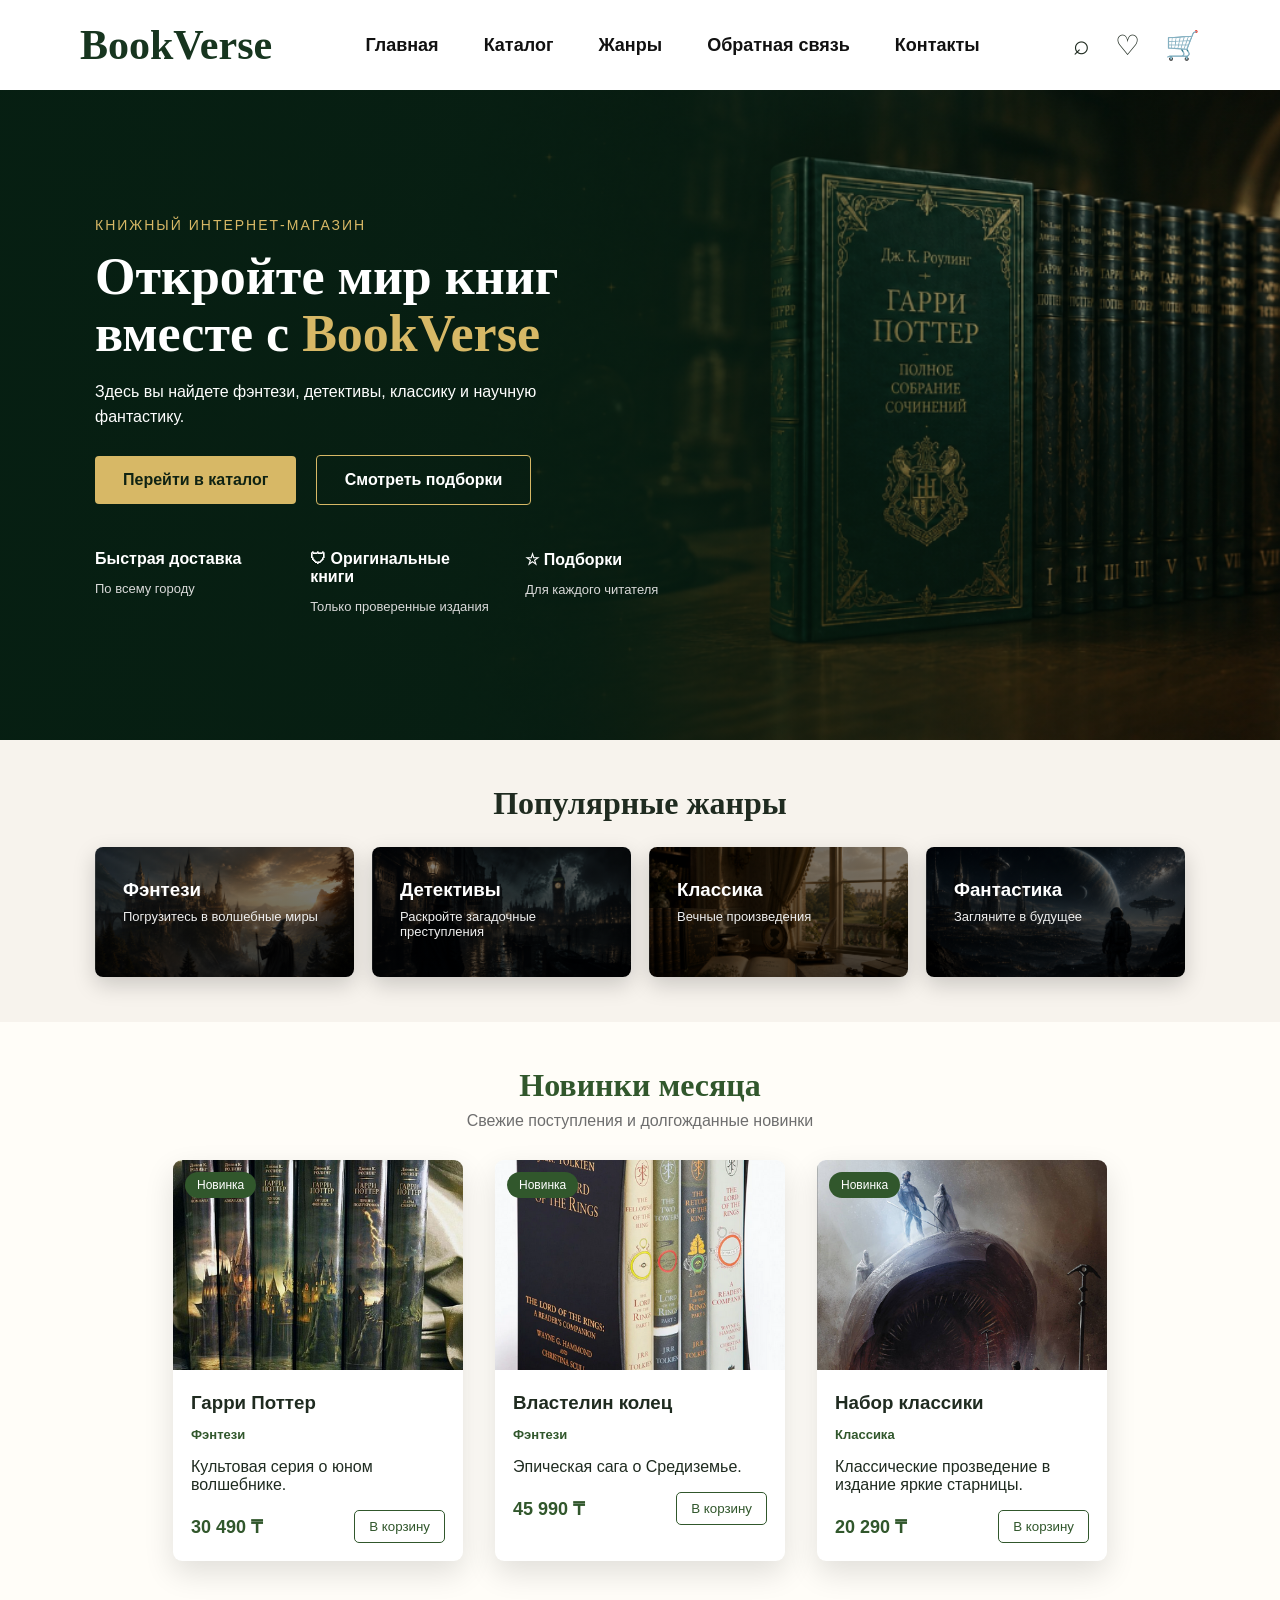
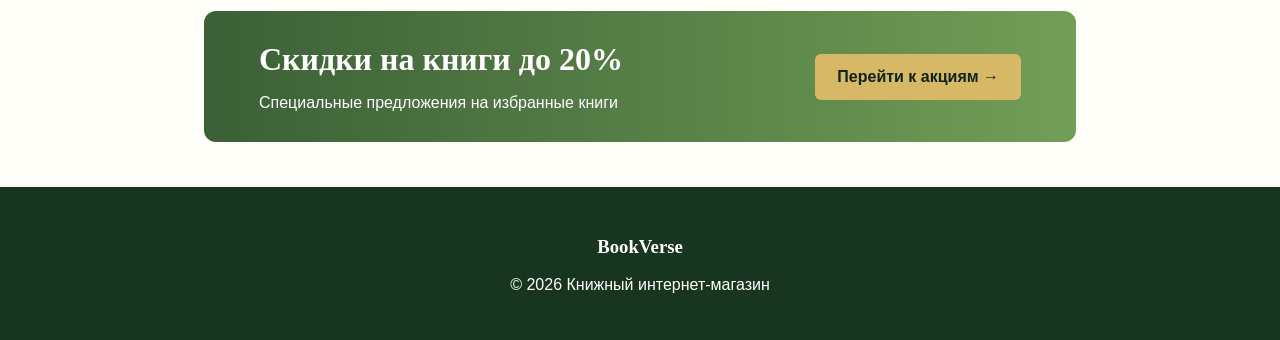
<file: index.html>
<!DOCTYPE html>
<html>

<head>
    <meta charset="UTF-8">
    <title>BookVerse</title>
    <link rel="stylesheet" href="css/style.css">
</head>

<body>

<header class="header">
    <div class="logo">BookVerse</div>

    <nav class="menu">
        <a href="index.html">Главная</a>
        <a href="catalog.html">Каталог</a>
        <a href="filter.html">Жанры</a>
        <a href="feedback.html">Обратная связь</a>
        <a href="contacts.html">Контакты</a>
    </nav>

    <div class="icons">
        <span>⌕</span>
        <span>♡</span>
        <span>🛒</span>
    </div>
</header>

<section class="hero">
    <div class="hero-content">
        <p class="hero-subtitle">Книжный интернет-магазин</p>

        <h1>
            Откройте мир книг<br>
            вместе с <span>BookVerse</span>
        </h1>

        <p class="hero-description">
            Здесь вы найдете фэнтези, детективы, классику и научную фантастику.
        </p>

        <div class="hero-buttons">
            <a href="catalog.html" class="btn gold">Перейти в каталог</a>
            <a href="module8/slider3.html" class="btn outline">Смотреть подборки</a>
        </div>

        <div class="features">
            <div>
                <b> Быстрая доставка</b>
                <p>По всему городу</p>
            </div>

            <div>
                <b>🛡 Оригинальные книги</b>
                <p>Только проверенные издания</p>
            </div>

            <div>
                <b>☆ Подборки</b>
                <p>Для каждого читателя</p>
            </div>
        </div>
    </div>


</section>

<section class="section">
    <h2>Популярные жанры</h2>

    <div class="genre-cards">
        <div class="genre-card fantasy">
            <h3>Фэнтези</h3>
            <p>Погрузитесь в волшебные миры</p>
        </div>

        <div class="genre-card detective">
            <h3>Детективы</h3>
            <p>Раскройте загадочные преступления</p>
        </div>

        <div class="genre-card classic">
            <h3>Классика</h3>
            <p>Вечные произведения</p>
        </div>

        <div class="genre-card sci-fi">
            <h3>Фантастика</h3>
            <p>Загляните в будущее</p>
        </div>
    </div>
</section>

<section class="section light">
    <div class="section-title">
        
        <h2>Новинки месяца</h2>
        <p>Свежие поступления и долгожданные новинки</p>
    </div>

    <div class="book-grid">
        <div class="book-card">
            <div class="label">Новинка</div>
            <img src="images/book1.jpg" alt="Гарри Поттер">
            <div class="book-info">
                <h3>Гарри Поттер</h3>
                <p class="category">Фэнтези</p>
                <p>Культовая серия о юном волшебнике.</p>
                <div class="price-row">
                    <b>30 490 ₸</b>
                    <button>В корзину</button>
                </div>
            </div>
        </div>

        <div class="book-card">
            <div class="label">Новинка</div>
            <img src="images/book2.jpg" alt="Властелин колец">
            <div class="book-info">
                <h3>Властелин колец</h3>
                <p class="category">Фэнтези</p>
                <p>Эпическая сага о Средиземье.</p>
                <div class="price-row">
                    <b>45 990 ₸</b>
                    <button>В корзину</button>
                </div>
            </div>
        </div>

        <div class="book-card">
            <div class="label">Новинка</div>
            <img src="images/book3.jpg" alt="Дюна">
            <div class="book-info">
                <h3>Набор классики</h3>
                <p class="category">Классика</p>
                <p>Классические прозведение в издание яркие старницы.</p>
                <div class="price-row">
                    <b>20 290 ₸</b>
                    <button>В корзину</button>
                </div>
            </div>
        </div>
    </div>

    <div class="sale">
        <div>
            <h2>Скидки на книги до 20%</h2>
            <p>Специальные предложения на избранные книги</p>
        </div>

        <a href="catalog.html">Перейти к акциям →</a>
    </div>
</section>



<footer class="footer">
    <h3>BookVerse</h3>
    <p>© 2026 Книжный интернет-магазин</p>
</footer>

</body>

</html>
</file>
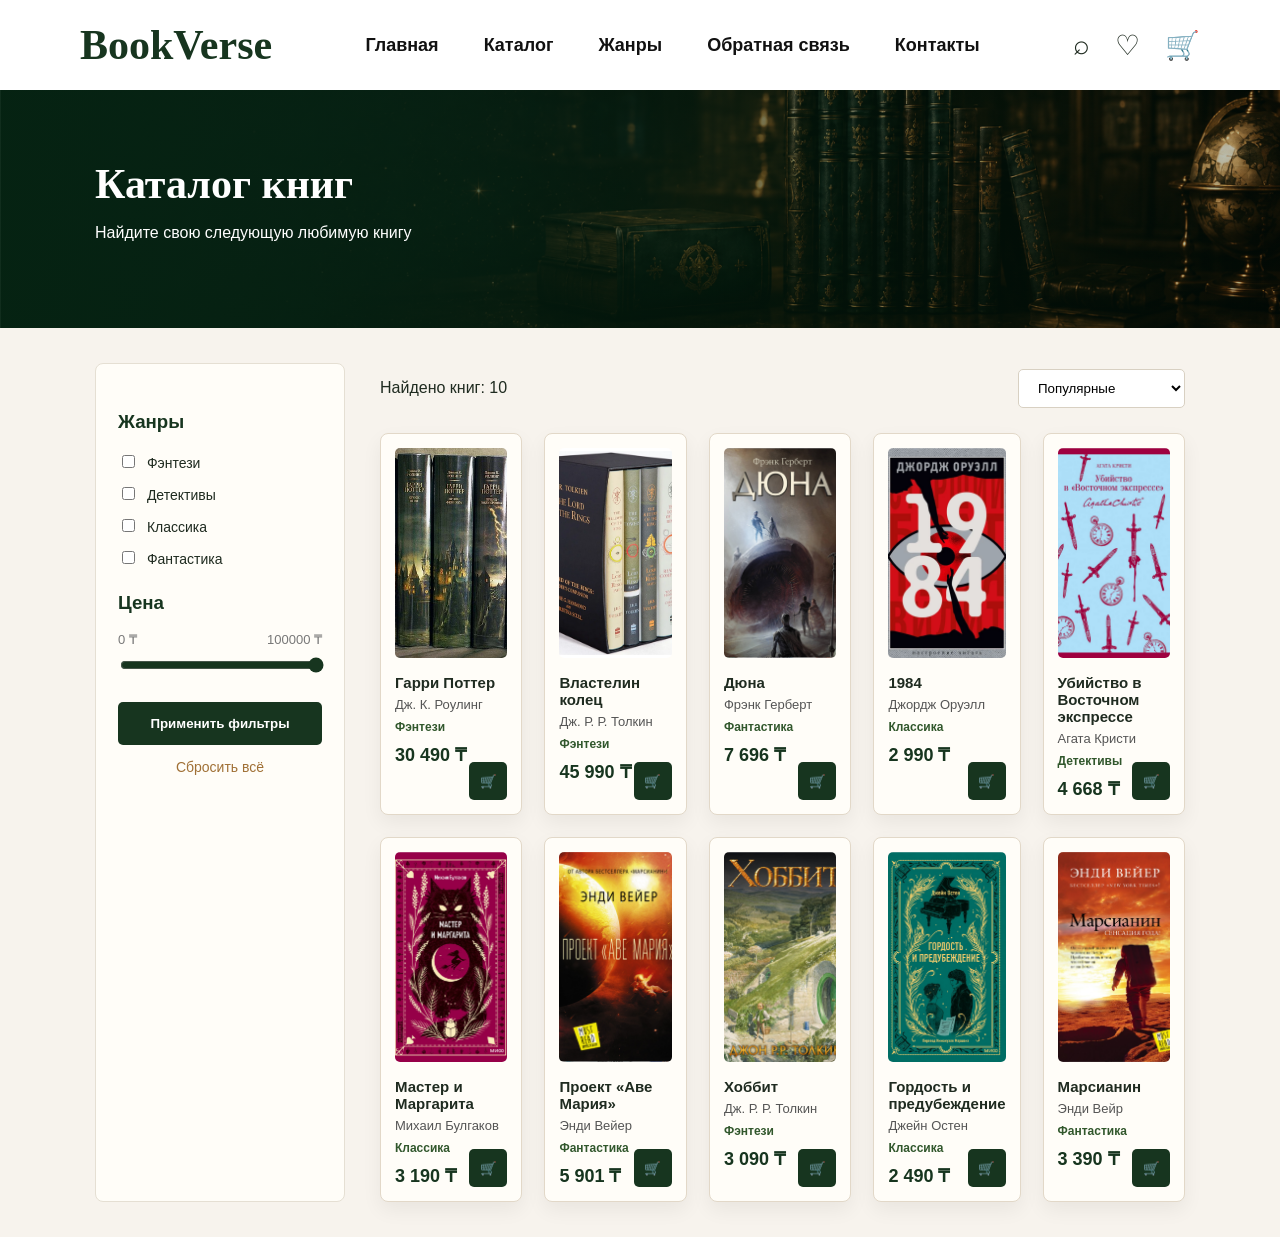
<file: catalog.html>
<!DOCTYPE html>
<html>

<head>
    <meta charset="UTF-8">
    <title>Каталог книг</title>
    <link rel="stylesheet" href="css/style.css">
</head>

<body>

<header class="header">
    <div class="logo">BookVerse</div>
    <nav class="menu">
        <a href="index.html">Главная</a>
        <a href="catalog.html">Каталог</a>
        <a href="filter.html">Жанры</a>
        <a href="feedback.html">Обратная связь</a>
        <a href="contacts.html">Контакты</a>
    </nav>

    <div class="icons">
        <span>⌕</span>
        <span>♡</span>
        <span>🛒</span>
    </div>
</header>

<section class="catalog-hero">
    <h1>Каталог книг</h1>
    <p>Найдите свою следующую любимую книгу</p>
</section>

<main class="catalog-page">

    <aside class="filters">
        <h3>Жанры</h3>
    
        <label>
            <input type="checkbox" class="genre-filter" value="fantasy">
            Фэнтези
        </label>
    
        <label>
            <input type="checkbox" class="genre-filter" value="detective">
            Детективы
        </label>
    
        <label>
            <input type="checkbox" class="genre-filter" value="classic">
            Классика
        </label>
    
        <label>
            <input type="checkbox" class="genre-filter" value="scifi">
            Фантастика
        </label>
    
        <h3>Цена</h3>
    
        <div class="price-values">
            <span>0 ₸</span>
            <span id="priceValue">100000 ₸</span>
        </div>
    
        <input type="range" id="priceFilter" min="0" max="100000" value="100000">
    
        <button class="filter-btn" id="applyFilters">Применить фильтры</button>
    
        <p class="reset" id="resetFilters">Сбросить всё</p>
    </aside>

    <section class="catalog-content">

        <div class="catalog-top">
            <p>Найдено книг: 10</p>

            <select>
                <option>Популярные</option>
                <option>Сначала дешевые</option>
                <option>Сначала дорогие</option>
            </select>
        </div>

        <div class="catalog-grid">

            <div class="catalog-card" data-genre="fantasy" data-price="30490">
                <img src="images/book1.jpg" alt="Гарри Поттер">
                <h3>Гарри Поттер</h3>
                <p>Дж. К. Роулинг</p>
                <span>Фэнтези</span>
                <b>30 490 ₸</b>
                <button>🛒</button>
            </div>

            <div class="catalog-card" data-genre="fantasy" data-price="45990">
                <img src="images/book2.jpg" alt="Властелин колец">
                <h3>Властелин колец</h3>
                <p>Дж. Р. Р. Толкин</p>
                <span>Фэнтези</span>
                <b>45 990 ₸</b>
                <button>🛒</button>
            </div>

            <div class="catalog-card" data-genre="scifi" data-price="7696">
                <img src="images/book3.jpg" alt="Дюна">
                <h3>Дюна</h3>
                <p>Фрэнк Герберт</p>
                <span>Фантастика</span>
                <b>7 696 ₸</b>
                <button>🛒</button>
            </div>

            <div class="catalog-card" data-genre="classic" data-price="2990">
                <img src="images/book4.jpg" alt="1984">
                <h3>1984</h3>
                <p>Джордж Оруэлл</p>
                <span>Классика</span>
                <b>2 990 ₸</b>
                <button>🛒</button>
            </div>

            <div class="catalog-card" data-genre="detective" data-price="4668">
                <img src="images/book5.jpg" alt="Убийство в Восточном экспрессе">
                <h3>Убийство в Восточном экспрессе</h3>
                <p>Агата Кристи</p>
                <span>Детективы</span>
                <b>4 668 ₸</b>
                <button>🛒</button>
            </div>

            <div class="catalog-card" data-genre="classic" data-price="3190">
                <img src="images/margarita.jpg" alt="Мастер и Маргарита">
                <h3>Мастер и Маргарита</h3>
                <p>Михаил Булгаков</p>
                <span>Классика</span>
                <b>3 190 ₸</b>
                <button>🛒</button>
            </div>

            <div class="catalog-card" data-genre="scifi" data-price="5901">
                <img src="images/maria.jpg" alt="Проект «Аве Мария»">
                <h3>Проект «Аве Мария»</h3>
                <p>Энди Вейер</p>
                <span>Фантастика</span>
                <b>5 901 ₸</b>
                <button>🛒</button>
            </div>

            <div class="catalog-card" data-genre="fantasy" data-price="3090">
                <img src="images/book6.jpg" alt="Хоббит">
                <h3>Хоббит</h3>
                <p>Дж. Р. Р. Толкин</p>
                <span>Фэнтези</span>
                <b>3 090 ₸</b>
                <button>🛒</button>
            </div>

            <div class="catalog-card" data-genre="classic" data-price="2490">
                <img src="images/book7.jpg" alt="Гордость и предубеждение">
                <h3>Гордость и предубеждение</h3>
                <p>Джейн Остен</p>
                <span>Классика</span>
                <b>2 490 ₸</b>
                <button>🛒</button>
            </div>

            <div class="catalog-card" data-genre="scifi" data-price="3390">
                <img src="images/book8.jpg" alt="Марсианин">
                <h3>Марсианин</h3>
                <p>Энди Вейр</p>
                <span>Фантастика</span>
                <b>3 390 ₸</b>
                <button>🛒</button>
            </div>

        </div>

    </section>

</main>
<script src="js/catalog.js"></script>
</body>


</html>
</file>
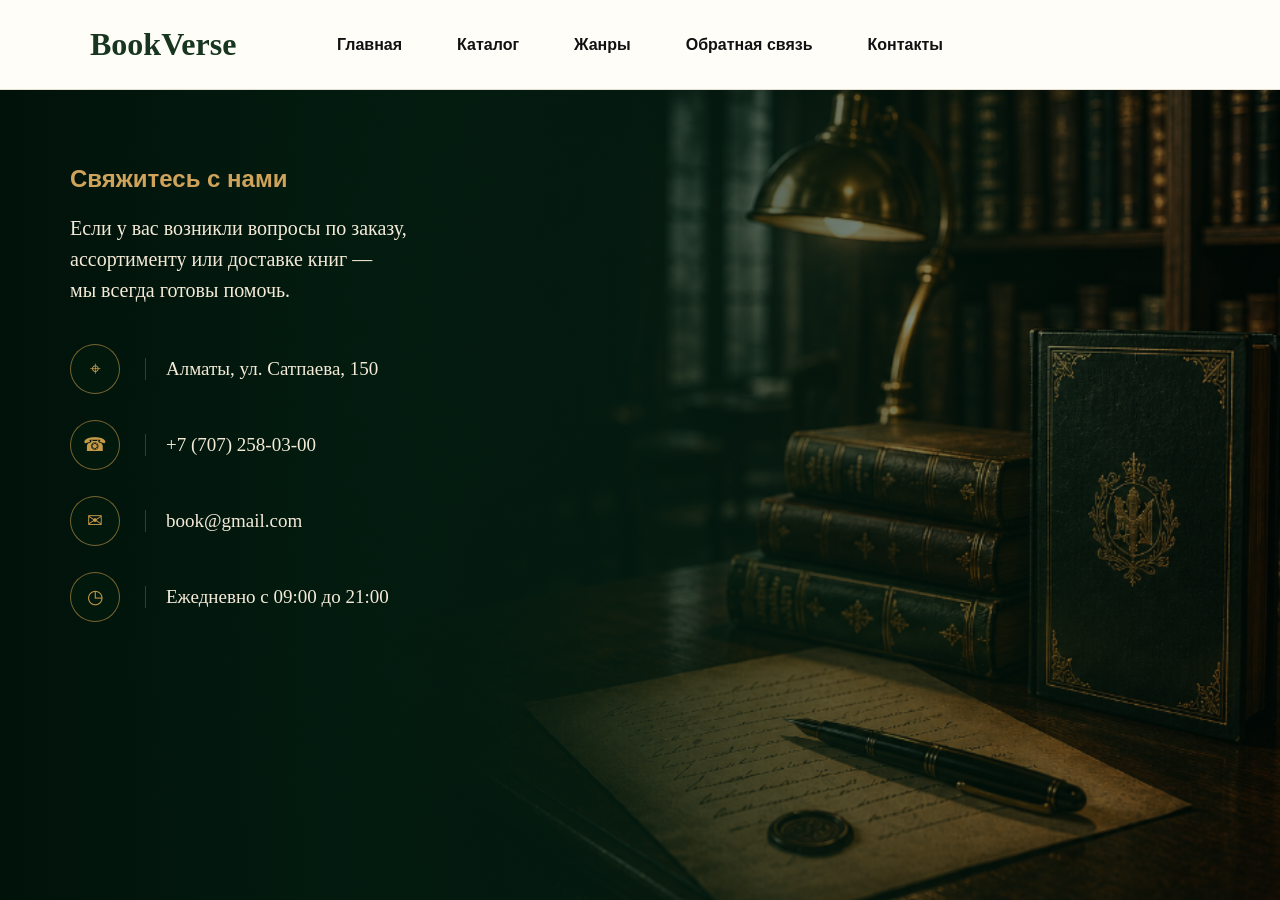
<file: contacts.html>
<!DOCTYPE html>
<html>

<head>
    <meta charset="UTF-8">
    <title>Контакты</title>

    <link rel="stylesheet" href="css/style.css">
    <link rel="stylesheet" href="css/contacts.css">
</head>

<body>

<header class="header">
    <div class="logo">BookVerse</div>

    <nav class="menu">
        <a href="index.html">Главная</a>
        <a href="catalog.html">Каталог</a>
        <a href="filter.html">Жанры</a>
        <a href="feedback.html">Обратная связь</a>
        <a href="contacts.html">Контакты</a>
    </nav>
</header>

<section class="contacts-hero">

    <div class="contacts-content">

        <h1>Свяжитесь с нами</h1>

        <div class="decor-line"></div>

        <p class="contacts-text">
            Если у вас возникли вопросы по заказу,<br>
            ассортименту или доставке книг —<br>
            мы всегда готовы помочь.
        </p>

        <div class="contact-row">
            <div class="contact-icon">⌖</div>
            <div>Алматы, ул. Сатпаева, 150</div>
        </div>

        <div class="contact-row">
            <div class="contact-icon">☎</div>
            <div>+7 (707) 258-03-00</div>
        </div>

        <div class="contact-row">
            <div class="contact-icon">✉</div>
            <div>book@gmail.com</div>
        </div>

        <div class="contact-row">
            <div class="contact-icon">◷</div>
            <div>Ежедневно с 09:00 до 21:00</div>
        </div>

    </div>

</section>

</body>

</html>
</file>
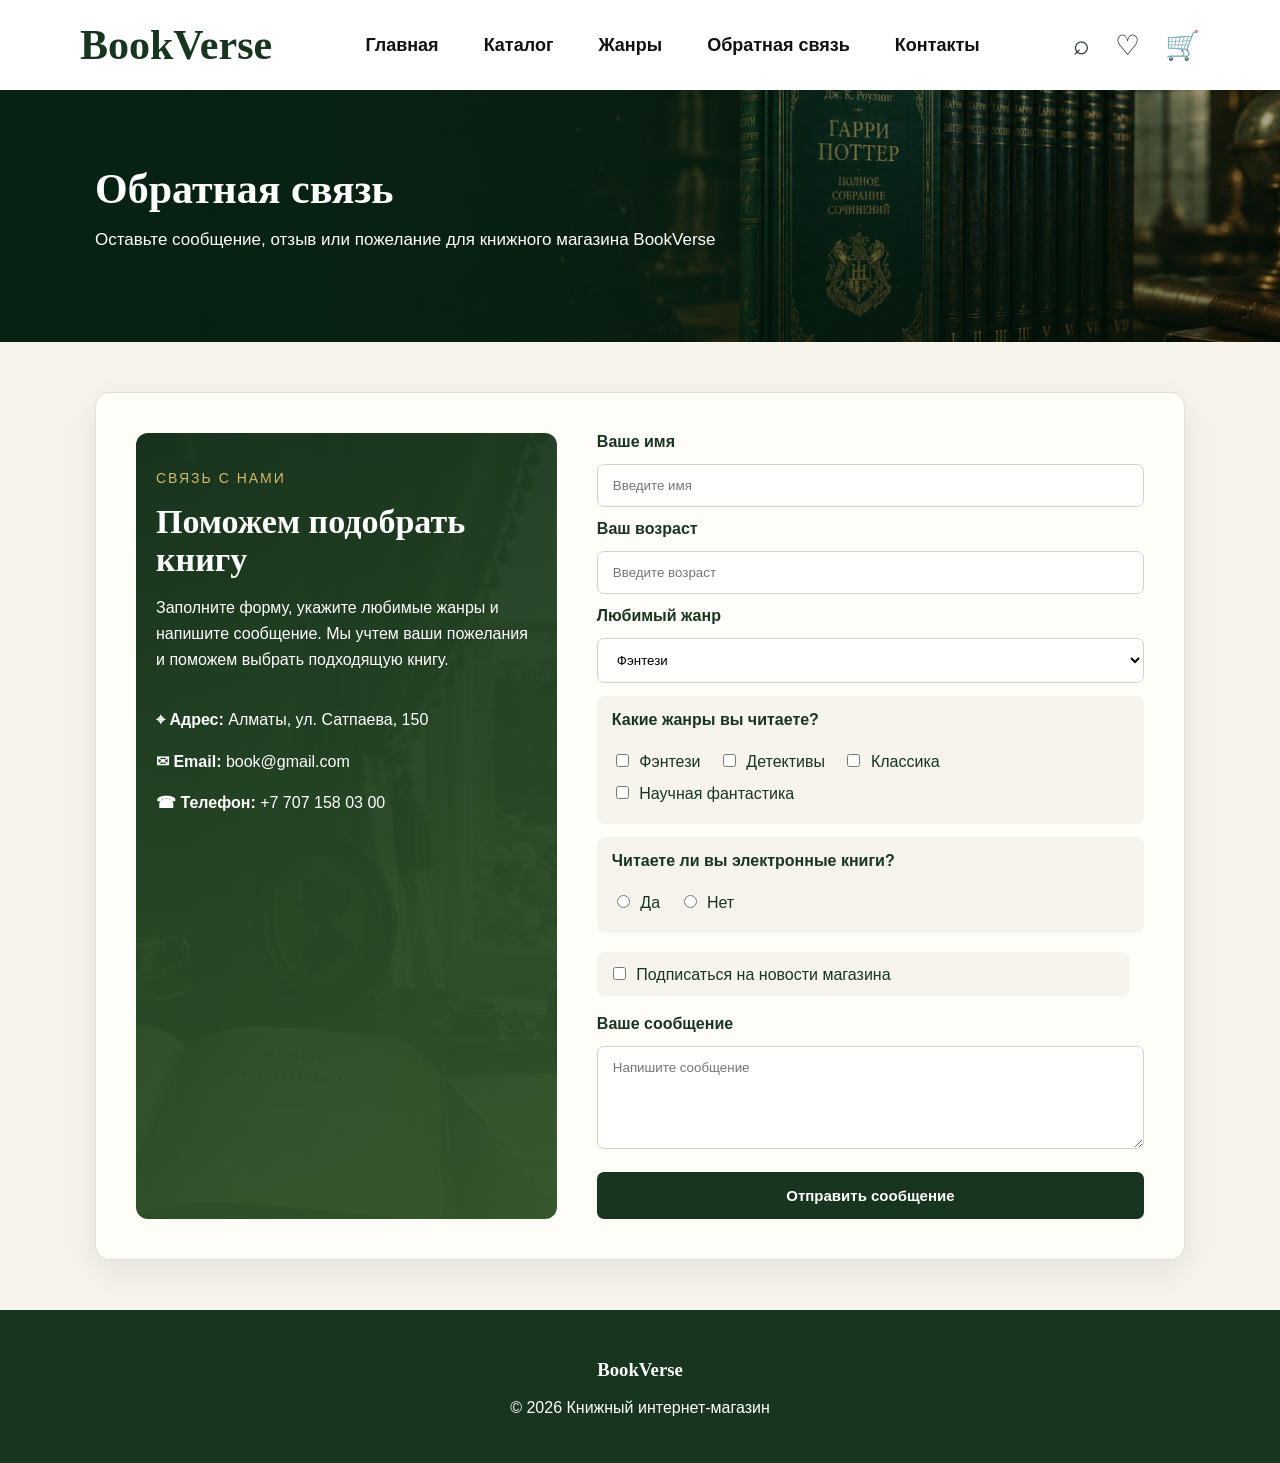
<file: feedback.html>
<!DOCTYPE html>
<html>

<head>
    <meta charset="UTF-8">
    <title>Обратная связь</title>
    <link rel="stylesheet" href="css/style.css">
</head>

<body>

<header class="header">
    <div class="logo">BookVerse</div>

    <nav class="menu">
        <a href="index.html">Главная</a>
        <a href="catalog.html">Каталог</a>
        <a href="filter.html">Жанры</a>
        <a href="feedback.html">Обратная связь</a>
        <a href="contacts.html">Контакты</a>
    </nav>

    <div class="icons">
        <span>⌕</span>
        <span>♡</span>
        <span>🛒</span>
    </div>
</header>

<section class="feedback-hero">
    <h1>Обратная связь</h1>
    <p>Оставьте сообщение, отзыв или пожелание для книжного магазина BookVerse</p>
</section>

<main class="feedback-page">

    <section class="feedback-card">
        <div class="feedback-info">
            <p class="hero-subtitle">Связь с нами</p>
            <h2>Поможем подобрать книгу</h2>
            <p>
                Заполните форму, укажите любимые жанры и напишите сообщение.
                Мы учтем ваши пожелания и поможем выбрать подходящую книгу.
            </p>

            <div class="contact-mini">
                <p><b>⌖ Адрес:</b> Алматы, ул. Сатпаева, 150</p>
                <p><b>✉ Email:</b> book@gmail.com</p>
                <p><b>☎ Телефон:</b> +7 707 158 03 00</p>
            </div>
        </div>

        <form class="feedback-form">

            <label>Ваше имя</label>
            <input type="text" name="name" placeholder="Введите имя">

            <label>Ваш возраст</label>
            <input type="number" name="age" placeholder="Введите возраст">

            <label>Любимый жанр</label>
            <select name="genre">
                <option>Фэнтези</option>
                <option>Детектив</option>
                <option>Классика</option>
                <option>Научная фантастика</option>
            </select>

            <div class="form-group">
                <p>Какие жанры вы читаете?</p>

                <label class="check"><input type="checkbox" name="fantasy"> Фэнтези</label>
                <label class="check"><input type="checkbox" name="detective"> Детективы</label>
                <label class="check"><input type="checkbox" name="classic"> Классика</label>
                <label class="check"><input type="checkbox" name="science"> Научная фантастика</label>
            </div>

            <div class="form-group">
                <p>Читаете ли вы электронные книги?</p>

                <label class="check"><input type="radio" name="ebook" value="yes"> Да</label>
                <label class="check"><input type="radio" name="ebook" value="no"> Нет</label>
            </div>

            <label class="check news">
                <input type="checkbox" name="news">
                Подписаться на новости магазина
            </label>

            <label>Ваше сообщение</label>
            <textarea name="message" rows="5" placeholder="Напишите сообщение"></textarea>

            <button type="submit">Отправить сообщение</button>

        </form>
    </section>

</main>

<footer class="footer">
    <h3>BookVerse</h3>
    <p>© 2026 Книжный интернет-магазин</p>
</footer>

</body>

</html>
</file>
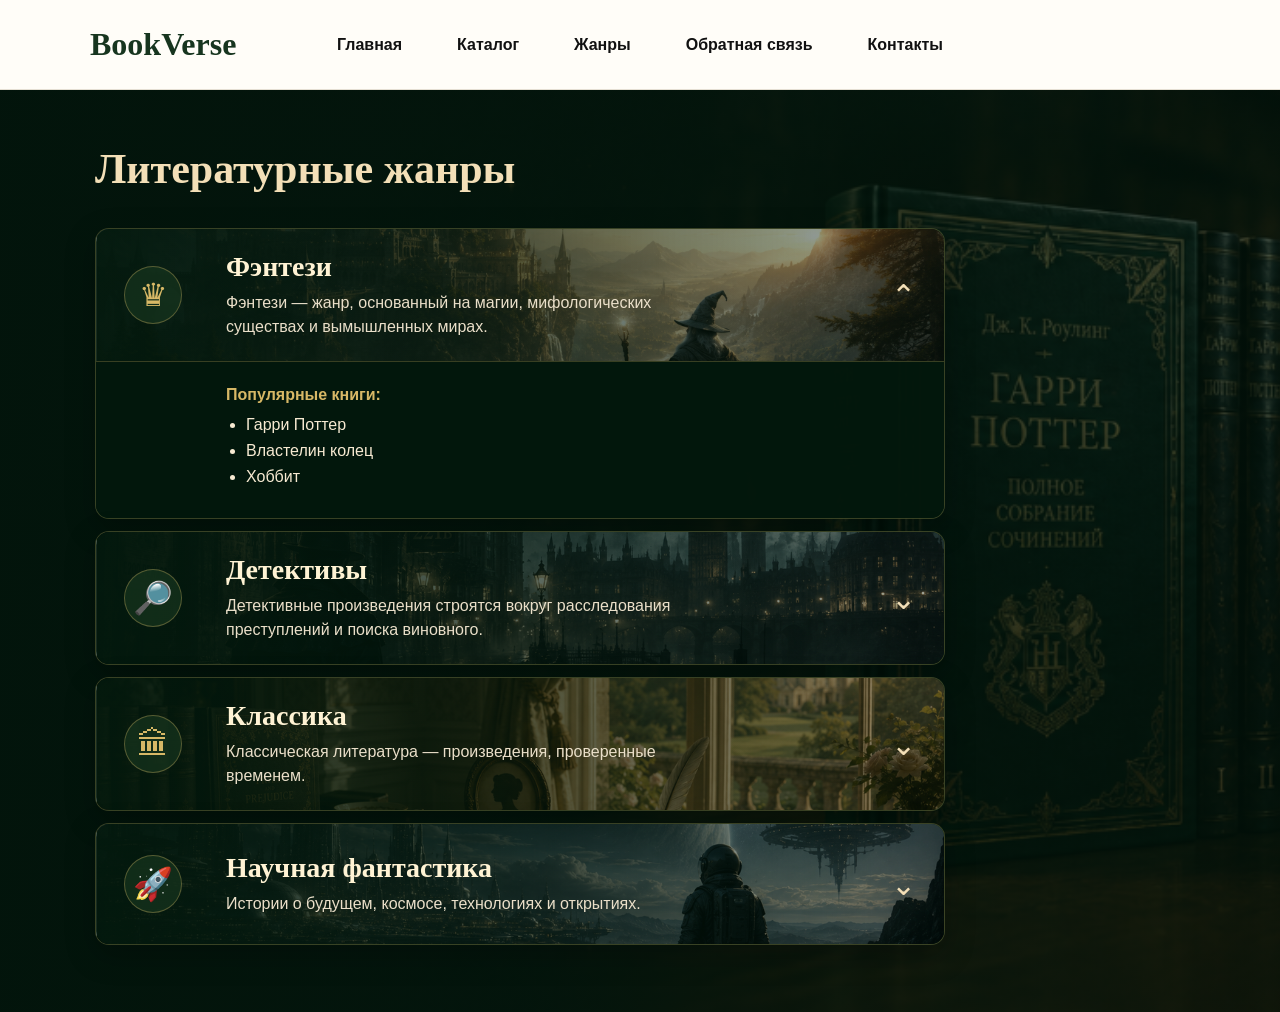
<file: filter.html>
<!DOCTYPE html>
<html>

<head>
    <meta charset="UTF-8">
    <title>Литературные жанры</title>

    <link rel="stylesheet" href="css/style.css">
    <link rel="stylesheet" href="css/filter.css">
</head>

<body>

<header class="header">
    <div class="logo">BookVerse</div>

    <nav class="menu">
        <a href="index.html">Главная</a>
        <a href="catalog.html">Каталог</a>
        <a href="filter.html">Жанры</a>
        <a href="feedback.html">Обратная связь</a>
        <a href="contacts.html">Контакты</a>
    </nav>
</header>

<section class="genre-dark-page">

    <h1>Литературные жанры</h1>

    <div class="genre-list">

        <details class="dark-genre fantasy-genre" open>
            <summary>
                <span class="genre-icon">♛</span>

                <div>
                    <h2>Фэнтези</h2>
                    <p>Фэнтези — жанр, основанный на магии, мифологических существах и вымышленных мирах.</p>
                </div>
            </summary>

            <div class="genre-content">
                <b>Популярные книги:</b>

                <ul>
                    <li>Гарри Поттер</li>
                    <li>Властелин колец</li>
                    <li>Хоббит</li>
                </ul>
            </div>
        </details>

        <details class="dark-genre detective-genre">
            <summary>
                <span class="genre-icon">🔎</span>

                <div>
                    <h2>Детективы</h2>
                    <p>Детективные произведения строятся вокруг расследования преступлений и поиска виновного.</p>
                </div>
            </summary>

            <div class="genre-content">
                <b>Популярные книги:</b>

                <ul>
                    <li>Шерлок Холмс</li>
                    <li>Убийство в Восточном экспрессе</li>
                    <li>Десять негритят</li>
                </ul>
            </div>
        </details>

        <details class="dark-genre classic-genre">
            <summary>
                <span class="genre-icon">🏛</span>

                <div>
                    <h2>Классика</h2>
                    <p>Классическая литература — произведения, проверенные временем.</p>
                </div>
            </summary>

            <div class="genre-content">
                <b>Популярные книги:</b>

                <ul>
                    <li>Гордость и предубеждение</li>
                    <li>Преступление и наказание</li>
                    <li>Анна Каренина</li>
                </ul>
            </div>
        </details>

        <details class="dark-genre scifi-genre">
            <summary>
                <span class="genre-icon">🚀</span>

                <div>
                    <h2>Научная фантастика</h2>
                    <p>Истории о будущем, космосе, технологиях и открытиях.</p>
                </div>
            </summary>

            <div class="genre-content">
                <b>Популярные книги:</b>

                <ul>
                    <li>Дюна</li>
                    <li>Марсианин</li>
                    <li>Проект "Аве Мария"</li>
                </ul>
            </div>
        </details>

    </div>

</section>

</body>

</html>
</file>
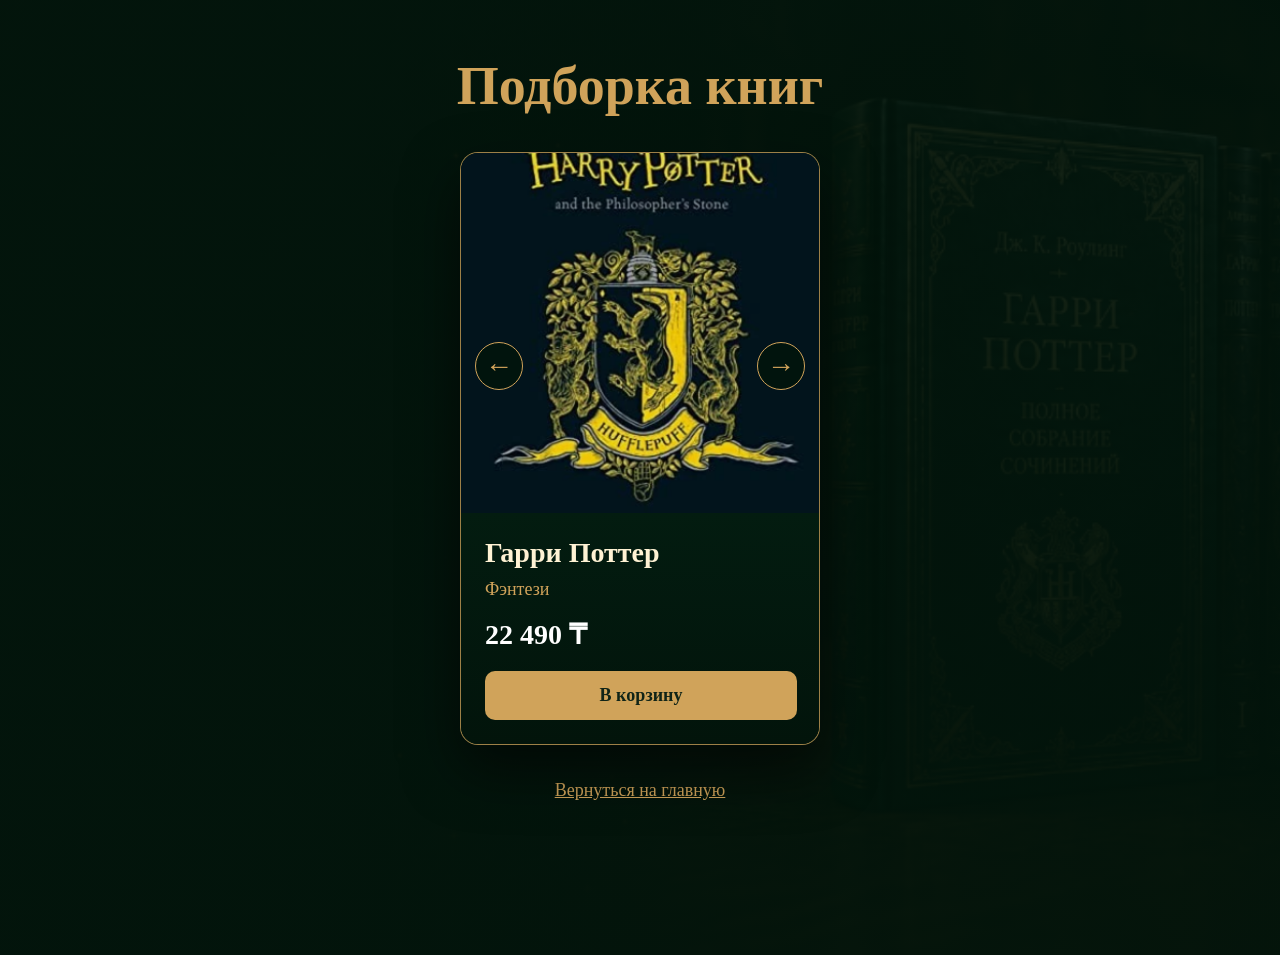
<file: module8/slider3.html>
<!DOCTYPE html>
<html lang="ru">

<head>
    <meta charset="UTF-8">
    <title>Подборка книг</title>
    <link rel="stylesheet" href="slider.css">
</head>

<body>

    <h1>Подборка книг</h1>

    <div class="arrow-slider">

        <input type="radio" name="arrow" id="arrow1" checked>
        <input type="radio" name="arrow" id="arrow2">
        <input type="radio" name="arrow" id="arrow3">

        <div class="arrow-track">

            <div class="slide-card">
                <img src="../images/harry.jpg" alt="Гарри Поттер">
                <div class="book-info">
                    <h2>Гарри Поттер</h2>
                    <p>Фэнтези</p>
                    <span>22 490 ₸</span>
                    <button>В корзину</button>
                </div>
            </div>

            <div class="slide-card">
                <img src="../images/maria.jpg" alt="Властелин колец">
                <div class="book-info">
                    <h2>Проект «Аве Мария»</h2>
                    <p>Научная фантастика</p>
                    <span>4 990 ₸</span>
                    <button>В корзину</button>
                </div>
            </div>

            <div class="slide-card">
                <img src="../images/margarita.jpg" alt="Мастер и Маргарита">
                <div class="book-info">
                    <h2>Мастей и Маргарита</h2>
                    <p>Классика</p>
                    <span>4 290 ₸</span>
                    <button>В корзину</button>
                </div>
            </div>

        </div>

        <div class="arrows">
            <label for="arrow3" class="prev prev3">←</label>
            <label for="arrow2" class="next next2">→</label>

            <label for="arrow1" class="prev prev1">←</label>
            <label for="arrow3" class="next next3">→</label>

            <label for="arrow2" class="prev prev2">←</label>
            <label for="arrow1" class="next next1">→</label>
        </div>

    </div>

    <p>
        <a href="../index.html">Вернуться на главную</a>
    </p>

</body>

</html>
</file>
<file: css/style.css>
* {
    box-sizing: border-box;
}

body {
    margin: 0;
    font-family: Arial, sans-serif;
    background-color: #f7f3ed;
    color: #1f2b20;
}

.header {
    height: 90px;
    padding: 0 80px;

    display: flex;
    align-items: center;
    justify-content: space-between;

    background: white;
}

.logo {
    font-family: Georgia, serif;
    font-size: 42px;
    font-weight: bold;
    color: #17351f;
}

.menu {
    display: flex;
    gap: 45px;
}

.menu a {
    color: #111;
    text-decoration: none;
    font-weight: 600;
    font-size: 18px;
    transition: 0.3s;
}
.menu a:hover {
    color: #c9a44c;
}

.icons {
    display: flex;
    gap: 25px;
}

.icons span {
    font-size: 28px;
    cursor: pointer;
}

.hero {
    min-height: 650px;

    padding: 80px 95px;

    display: flex;
    align-items: center;

    color: white;

    background:
        linear-gradient(
            90deg,
            rgba(6, 31, 18, 0.95) 0%,
            rgba(6, 31, 18, 0.85) 35%,
            rgba(6, 31, 18, 0.15) 100%
        ),
        url("../images/hero-books.jpg");

    background-size: cover;
    background-position: center;
}

.hero-content {
    width: 56%;
}

.hero-subtitle {
    color: #d7b866;
    text-transform: uppercase;
    letter-spacing: 2px;
    font-size: 14px;
}

.hero h1 {
    font-family: Georgia, serif;
    font-size: 52px;
    line-height: 1.1;
    margin: 15px 0;
}

.hero h1 span {
    color: #d7b866;
}

.hero-description {
    width: 520px;
    font-size: 16px;
    line-height: 1.6;
}

.hero-buttons {
    margin-top: 25px;
}

.btn {
    display: inline-block;
    padding: 15px 28px;
    margin-right: 15px;
    text-decoration: none;
    border-radius: 4px;
    font-weight: bold;
}

.gold {
    background-color: #d7b866;
    color: #102313;
}

.outline {
    color: white;
    border: 1px solid #d7b866;
}

.features {
    display: flex;
    gap: 35px;
    margin-top: 45px;
}

.features div {
    width: 190px;
}

.features b {
    color: white;
}

.features p {
    color: #d9d9d9;
    font-size: 13px;
}

.hero-book img {
    width: 300px;
    height: 390px;
    object-fit: cover;
    border-radius: 8px;
    box-shadow: 0 30px 60px rgba(0, 0, 0, 0.45);
}

.section {
    padding: 45px 95px;
    text-align: center;
}

.section h2 {
    font-family: Georgia, serif;
    font-size: 32px;
    margin: 0 0 25px;
}

.genre-cards {
    display: grid;
    grid-template-columns: repeat(4, 1fr);
    gap: 18px;
}

.genre-card {
    min-height: 130px;
    padding: 32px 28px;
    text-align: left;
    color: white;
    border-radius: 8px;
    background-color: #17351f;
    box-shadow: 0 8px 22px rgba(0, 0, 0, 0.18);
}

.genre-card h3 {
    margin: 0 0 8px;
}

.genre-card p {
    margin: 0;
    font-size: 13px;
    color: #eeeeee;
}

.fantasy {
    background:
    linear-gradient(rgba(0,0,0,.45),
    rgba(0,0,0,.65)),
    url("../images/fantasy.jpg");

    background-size: cover;
}

.detective {
    background:
    linear-gradient(rgba(0,0,0,.45),
    rgba(0,0,0,.65)),
    url("../images/detective.jpg");

    background-size: cover;
}

.classic {
    background:
    linear-gradient(rgba(0,0,0,.45),
    rgba(0,0,0,.65)),
    url("../images/classic.jpg");

    background-size: cover;
}

.sci-fi {
    background:
    linear-gradient(rgba(0,0,0,.45),
    rgba(0,0,0,.65)),
    url("../images/scifi.jpg");

    background-size: cover;
}

.light {
    background-color: #fffdf8;
}

.section-title span {
    color: #d7b866;
    font-size: 24px;
}

.section-title h2 {
    color: #31572c;
    margin-bottom: 8px;
}

.section-title p {
    color: #6e6e6e;
    margin-top: 0;
}

.book-grid {
    display: flex;
    justify-content: center;
    gap: 32px;
    margin-top: 30px;
}

.book-card {
    width: 290px;
    position: relative;
    background-color: white;
    border-radius: 9px;
    overflow: hidden;
    text-align: left;
    box-shadow: 0 12px 30px rgba(0, 0, 0, 0.12);
    transition: 0.4s;
}

.book-card:hover {
    transform: translateY(-8px);
}

.book-card img {
    width: 100%;
    height: 210px;
    object-fit: cover;
}

.label {
    position: absolute;
    top: 12px;
    left: 12px;
    padding: 6px 12px;
    background-color: #31572c;
    color: white;
    border-radius: 20px;
    font-size: 12px;
}

.book-info {
    padding: 18px;
}

.book-info h3 {
    margin: 0 0 5px;
}

.category {
    color: #31572c;
    font-weight: bold;
    font-size: 13px;
}

.price-row {
    display: flex;
    justify-content: space-between;
    align-items: center;
}

.price-row b {
    color: #31572c;
    font-size: 18px;
}

.price-row button {
    padding: 8px 14px;
    border: 1px solid #31572c;
    background-color: white;
    color: #31572c;
    border-radius: 5px;
}

.sale {
    width: 80%;
    margin: 50px auto 0;
    padding: 30px 55px;
    display: flex;
    justify-content: space-between;
    align-items: center;
    text-align: left;
    color: white;
    border-radius: 12px;
    background:
        linear-gradient(90deg, rgba(49, 87, 44, 0.95), rgba(106, 153, 78, 0.95));
    animation-name: bannerAnimation;
    animation-duration: 4s;
    animation-iteration-count: infinite;
    animation-direction: alternate;
}

.sale h2 {
    margin: 0;
    color: white;
}

.sale p {
    margin-bottom: 0;
}

.sale a {
    padding: 14px 22px;
    background-color: #d7b866;
    color: #102313;
    text-decoration: none;
    border-radius: 6px;
    font-weight: bold;
}

@keyframes bannerAnimation {
    from {
        opacity: 0.75;
    }

    to {
        opacity: 1;
    }
}

.module-cards {
    display: grid;
    grid-template-columns: repeat(4, 1fr);
    gap: 18px;
    margin-top: 30px;
}

.module-cards a {
    padding: 22px;
    background-color: #fffdf8;
    color: #31572c;
    text-decoration: none;
    border: 1px solid #e3d8c5;
    border-radius: 8px;
    font-weight: bold;
}

.footer {
    padding: 30px;
    text-align: center;
    color: white;
    background-color: #17351f;
}

.footer h3 {
    font-family: Georgia, serif;
}

.catalog-hero {
    padding: 70px 95px;
    color: white;
    background:
        linear-gradient(90deg, rgba(5, 35, 18, 0.95), rgba(5, 35, 18, 0.25)),
        url("../images/hero-books1.jpg");
    background-size: cover;
    background-position: center;
}

.catalog-hero h1 {
    margin: 0;
    font-family: Georgia, serif;
    font-size: 42px;
}

.catalog-page {
    display: flex;
    gap: 35px;
    padding: 35px 95px;
}

.filters {
    width: 250px;
    padding: 22px;
    background-color: #fffdf8;
    border: 1px solid #e5dfd3;
    border-radius: 8px;
}

.filters h3 {
    margin-top: 25px;
    color: #17351f;
}

.filters label {
    display: block;
    margin: 13px 0;
    font-size: 14px;
}

.filters input[type="range"] {
    width: 100%;
}

.filter-btn {
    width: 100%;
    margin-top: 25px;
    padding: 14px;
    border: none;
    border-radius: 5px;
    color: white;
    background-color: #17351f;
    font-weight: bold;
}

.reset {
    text-align: center;
    color: #a07035;
    font-size: 14px;
}

.catalog-content {
    flex: 1;
}

.catalog-top {
    display: flex;
    justify-content: space-between;
    align-items: center;
    margin-bottom: 20px;
}

.catalog-top select {
    padding: 10px 15px;
    border: 1px solid #d8d0c2;
    border-radius: 5px;
    background-color: white;
}

.catalog-grid {
    display: grid;
    grid-template-columns: repeat(5, 1fr);
    gap: 22px;
}

.catalog-card {
    position: relative;
    padding: 14px;
    background-color: #fffdf8;
    border: 1px solid #e2d8c8;
    border-radius: 8px;
    box-shadow: 0 8px 20px rgba(0, 0, 0, 0.06);
}

.catalog-card img {
    width: 100%;
    height: 210px;
    object-fit: cover;
    border-radius: 5px;
}

.catalog-card h3 {
    margin: 12px 0 6px;
    font-size: 15px;
}

.catalog-card p {
    margin: 0 0 8px;
    font-size: 13px;
    color: #555;
}

.catalog-card span {
    display: block;
    margin-bottom: 10px;
    color: #31572c;
    font-size: 12px;
    font-weight: bold;
}

.catalog-card b {
    display: block;
    font-size: 18px;
    color: #17351f;
}

.catalog-card button {
    position: absolute;
    right: 14px;
    bottom: 14px;
    width: 38px;
    height: 38px;
    border: none;
    border-radius: 5px;
    color: white;
    background-color: #17351f;
}

.price-values {
    display: flex;
    justify-content: space-between;
    font-size: 13px;
    color: #777;
    margin-bottom: 8px;
}

.filters input[type="checkbox"] {
    margin-right: 8px;
}

.filters input[type="range"] {
    width: 100%;
    accent-color: #17351f;
}

.reset {
    cursor: pointer;
}

.feedback-hero {
    padding: 75px 95px;
    color: white;
    background:
        linear-gradient(90deg, rgba(5, 35, 18, 0.95), rgba(5, 35, 18, 0.25)),
        url("../images/hero-books.jpg");
    background-size: cover;
    background-position: center;
}

.feedback-hero h1 {
    margin: 0;
    font-family: Georgia, serif;
    font-size: 42px;
}

.feedback-hero p {
    font-size: 17px;
}

.feedback-page {
    padding: 50px 95px;
}

.feedback-card {
    display: grid;
    grid-template-columns: 1fr 1.3fr;
    gap: 40px;
    padding: 40px;
    background-color: #fffdf8;
    border: 1px solid #e5dfd3;
    border-radius: 14px;
    box-shadow: 0 12px 35px rgba(0, 0, 0, 0.08);
}

.feedback-info {
    padding: 20px;
    color: white;
    border-radius: 12px;
    background:
        linear-gradient(160deg, rgba(23, 53, 31, 0.95), rgba(49, 87, 44, 0.95)),
        url("../images/classic.jpg");
    background-size: cover;
    background-position: center;
}

.feedback-info h2 {
    font-family: Georgia, serif;
    font-size: 34px;
    margin: 10px 0;
}

.feedback-info p {
    line-height: 1.6;
}

.contact-mini {
    margin-top: 35px;
}

.feedback-form {
    display: grid;
    gap: 13px;
}

.feedback-form label {
    font-weight: bold;
    color: #17351f;
}

.feedback-form input,
.feedback-form select,
.feedback-form textarea {
    width: 100%;
    padding: 13px 15px;
    border: 1px solid #d8d0c2;
    border-radius: 7px;
    background-color: white;
    font-family: Arial, sans-serif;
}

.feedback-form textarea {
    resize: vertical;
}

.form-group {
    padding: 15px;
    background-color: #f7f3ed;
    border-radius: 8px;
}

.form-group p {
    margin-top: 0;
    font-weight: bold;
    color: #17351f;
}

.feedback-form .check {
    display: inline-block;
    width: auto;
    margin: 6px 14px 6px 0;
    font-weight: normal;
}

.feedback-form .check input {
    width: auto;
    margin-right: 6px;
}

.news {
    padding: 12px;
    background-color: #f7f3ed;
    border-radius: 8px;
}

.feedback-form button {
    margin-top: 10px;
    padding: 15px;
    border: none;
    border-radius: 7px;
    background-color: #17351f;
    color: white;
    font-weight: bold;
    font-size: 15px;
    cursor: pointer;
}

.feedback-form button:hover {
    background-color: #31572c;
}
.genre-card {
    position: relative;
    overflow: hidden;
}

.genre-card::before {
    content: "";
    position: absolute;
    inset: 0;
    background-color: rgba(23, 53, 31, 0);
    transition: 0.3s;
}

.genre-card:hover::before {
    background-color: rgba(23, 53, 31, 0.65);
}

.genre-card h3,
.genre-card p {
    position: relative;
    z-index: 1;
}
</file>
<file: css/contacts.css>
.header {
    height: 90px;
    padding: 0 90px;

    display: flex;
    align-items: center;
    justify-content: space-between;

    background-color: #fffdf8;
    border-bottom: 1px solid #e5dfd3;
}

.logo {
    font-family: Georgia, serif;
    font-size: 32px;
    font-weight: bold;
    color: #17351f;
}

.menu {
    display: flex;
    gap: 55px;

    position: absolute;
    left: 50%;
    transform: translateX(-50%);
}

.menu a {
    text-decoration: none;
    color: #111;
    font-weight: bold;
    font-size: 16px;
    transition: 0.3s;
}

.menu a:hover {
    color: #d7b866;
}
* {
    box-sizing: border-box;
}

body {
    margin: 0;
}

.contacts-hero {
    min-height: calc(100vh - 90px);
    padding: 55px 70px;

    background:
        linear-gradient(
            90deg,
            rgba(1, 18, 10, 0.98) 0%,
            rgba(2, 27, 15, 0.92) 25%,
            rgba(3, 30, 18, 0.75) 50%,
            rgba(3, 30, 18, 0.20) 100%
        ),
        url("../images/contact-bg.jpg");

    background-size: cover;
    background-position: center;
}

.contacts-content {
    width: 520px;
    color: #f4ead7;
}

.contacts-logo {
    margin-bottom: 85px;

    font-family: Georgia, "Times New Roman", serif;
    font-size: 27px;
    color: #f4ead7;
}

.contacts-content h1 {
    color: #d0a35a;
}

.contact-icon {
    color: #d0a35a;
    border: 1px solid rgba(208, 163, 90, 0.6);
}

.decor-line {
    background: linear-gradient(
        90deg,
        rgba(208,163,90,0.9),
        rgba(208,163,90,0.1)
    );
}

.contacts-text {
    margin-bottom: 38px;

    font-family: Georgia, "Times New Roman", serif;
    font-size: 20px;
    line-height: 1.55;

    color: #f4ead7;
}

.contact-row {
    display: grid;
    grid-template-columns: 75px 1fr;
    align-items: center;

    margin-bottom: 26px;

    font-family: Georgia, "Times New Roman", serif;
    font-size: 19px;

    color: #f4ead7;
}

.contact-icon {
    width: 50px;
    height: 50px;

    display: flex;
    align-items: center;
    justify-content: center;

    border: 1px solid rgba(199, 154, 72, 0.6);
    border-radius: 50%;

    color: #c79a48;
    background-color: rgba(4, 30, 17, 0.45);
}

.contact-row div:last-child {
    padding-left: 20px;
    border-left: 1px solid rgba(199, 154, 72, 0.3);
}
</file>
<file: css/filter.css>
.header {
    height: 90px;
    padding: 0 90px;

    display: flex;
    align-items: center;
    justify-content: space-between;

    background-color: #fffdf8;
    border-bottom: 1px solid #e5dfd3;
}

.logo {
    font-family: Georgia, serif;
    font-size: 32px;
    font-weight: bold;
    color: #17351f;
}

.menu {
    display: flex;
    gap: 55px;

    position: absolute;
    left: 50%;
    transform: translateX(-50%);
}

.menu a {
    text-decoration: none;
    color: #111;
    font-weight: bold;
    font-size: 16px;
    transition: 0.3s;
}

.menu a:hover {
    color: #d7b866;
}
.genre-dark-page {
    min-height: calc(100vh - 90px);
    padding: 55px 95px;
    color: #f7ead2;
    background:
        linear-gradient(90deg, rgba(2, 20, 11, 0.96), rgba(2, 20, 11, 0.72)),
        url("../images/hero-books.jpg");
    background-size: cover;
    background-position: center;
}

.genre-dark-page h1 {
    margin: 0 0 35px;
    font-family: Georgia, serif;
    font-size: 42px;
    color: #f3dfb7;
}

.genre-list {
    width: 78%;
}

.dark-genre {
    margin-bottom: 12px;
    border: 1px solid rgba(215, 184, 102, 0.25);
    border-radius: 14px;
    overflow: hidden;
    background-color: rgba(4, 30, 17, 0.72);
    box-shadow: 0 10px 30px rgba(0, 0, 0, 0.25);
}

.dark-genre summary {
    min-height: 120px;
    padding: 22px 28px;
    display: grid;
    grid-template-columns: 80px 1fr 40px;
    gap: 22px;
    align-items: center;
    cursor: pointer;
    list-style: none;
    background-size: cover;
    background-position: center;
}

.dark-genre summary::-webkit-details-marker {
    display: none;
}

.dark-genre summary::after {
    content: "⌄";
    font-size: 30px;
    color: #f3dfb7;
    justify-self: end;
}

.dark-genre[open] summary::after {
    content: "⌃";
}

.genre-icon {
    width: 58px;
    height: 58px;
    display: flex;
    align-items: center;
    justify-content: center;
    border: 1px solid rgba(215, 184, 102, 0.35);
    border-radius: 50%;
    color: #d7b866;
    font-size: 32px;
    background-color: rgba(23, 53, 31, 0.7);
}

.dark-genre h2 {
    margin: 0;
    font-family: Georgia, serif;
    font-size: 28px;
    color: #fff3d4;
}

.dark-genre summary p {
    width: 75%;
    margin: 8px 0 0;
    line-height: 1.5;
    color: #eadfc9;
}

.genre-content {
    padding: 24px 130px;
    border-top: 1px solid rgba(215, 184, 102, 0.25);
    background-color: rgba(3, 23, 12, 0.92);
}

.genre-content b {
    color: #d7b866;
}

.genre-content ul {
    margin: 12px 0 0;
    padding-left: 20px;
}

.genre-content li {
    margin-bottom: 8px;
}

.fantasy-genre summary {
    background:
        linear-gradient(90deg, rgba(3, 25, 13, 0.96), rgba(3, 25, 13, 0.35)),
        url("../images/fantasy.jpg");
    background-size: cover;
    background-position: center;
}

.detective-genre summary {
    background:
        linear-gradient(90deg, rgba(3, 25, 13, 0.96), rgba(3, 25, 13, 0.35)),
        url("../images/detective.jpg");
    background-size: cover;
    background-position: center;
}

.classic-genre summary {
    background:
        linear-gradient(90deg, rgba(3, 25, 13, 0.96), rgba(3, 25, 13, 0.35)),
        url("../images/classic.jpg");
    background-size: cover;
    background-position: center;
}

.scifi-genre summary {
    background:
        linear-gradient(90deg, rgba(3, 25, 13, 0.96), rgba(3, 25, 13, 0.35)),
        url("../images/scifi.jpg");
    background-size: cover;
    background-position: center;
}
</file>
<file: module8/slider.css>
* {
    box-sizing: border-box;
}

body {
    margin: 0;
    min-height: 100vh;

    font-family: Georgia, "Times New Roman", serif;

    background:
        linear-gradient(
            rgba(2, 20, 11, 0.92),
            rgba(2, 20, 11, 0.95)
        ),
        url("../images/hero-books.jpg");

    background-size: cover;
    background-position: center;

    color: #f4ead7;
    text-align: center;
}

h1 {
    margin-top: 55px;
    margin-bottom: 35px;

    font-size: 54px;
    color: #d0a35a;
}

.arrow-slider {
    width: 360px;
    margin: 0 auto 35px;

    overflow: hidden;
    position: relative;

    border: 1px solid rgba(208, 163, 90, 0.75);
    border-radius: 18px;

    background: rgba(3, 28, 16, 0.88);

    box-shadow: 0 24px 55px rgba(0, 0, 0, 0.55);
}

.arrow-slider input {
    display: none;
}

.arrow-track {
    width: 1080px;
    display: flex;
    transition: 0.8s;
}

.slide-card {
    width: 360px;
    flex-shrink: 0;
}

.slide-card img {
    width: 100%;
    height: 360px;
    display: block;
    object-fit: cover;
}

.book-info {
    padding: 24px;
    text-align: left;

    background: linear-gradient(
        180deg,
        rgba(3, 28, 16, 0.96),
        rgba(2, 20, 11, 1)
    );
}

.book-info h2 {
    margin: 0 0 10px;

    font-size: 28px;
    color: #fff2d4;
}

.book-info p {
    margin: 0 0 18px;

    font-size: 18px;
    color: #d0a35a;
}

.book-info span {
    display: block;
    margin-bottom: 20px;

    font-size: 28px;
    font-weight: bold;
    color: #ffffff;
}

.book-info button {
    width: 100%;
    padding: 14px;

    background: #d0a35a;
    color: #102417;

    border: none;
    border-radius: 10px;

    font-size: 18px;
    font-weight: bold;
    font-family: Georgia, "Times New Roman", serif;

    cursor: pointer;
}

.book-info button:hover {
    background: #e2bd6d;
}

#arrow1:checked ~ .arrow-track {
    margin-left: 0;
}

#arrow2:checked ~ .arrow-track {
    margin-left: -360px;
}

#arrow3:checked ~ .arrow-track {
    margin-left: -720px;
}

.arrows label {
    display: none;

    position: absolute;
    top: 32%;

    width: 48px;
    height: 48px;
    line-height: 45px;

    background-color: rgba(2, 20, 11, 0.85);
    border: 1px solid #d0a35a;
    border-radius: 50%;

    color: #d0a35a;
    font-size: 28px;

    cursor: pointer;
}

.prev {
    left: 14px;
}

.next {
    right: 14px;
}

#arrow1:checked ~ .arrows .next2,
#arrow2:checked ~ .arrows .next3,
#arrow3:checked ~ .arrows .next1,
#arrow1:checked ~ .arrows .prev3,
#arrow2:checked ~ .arrows .prev1,
#arrow3:checked ~ .arrows .prev2 {
    display: block;
}

a {
    color: #d0a35a;
    font-size: 18px;
}
</file>
